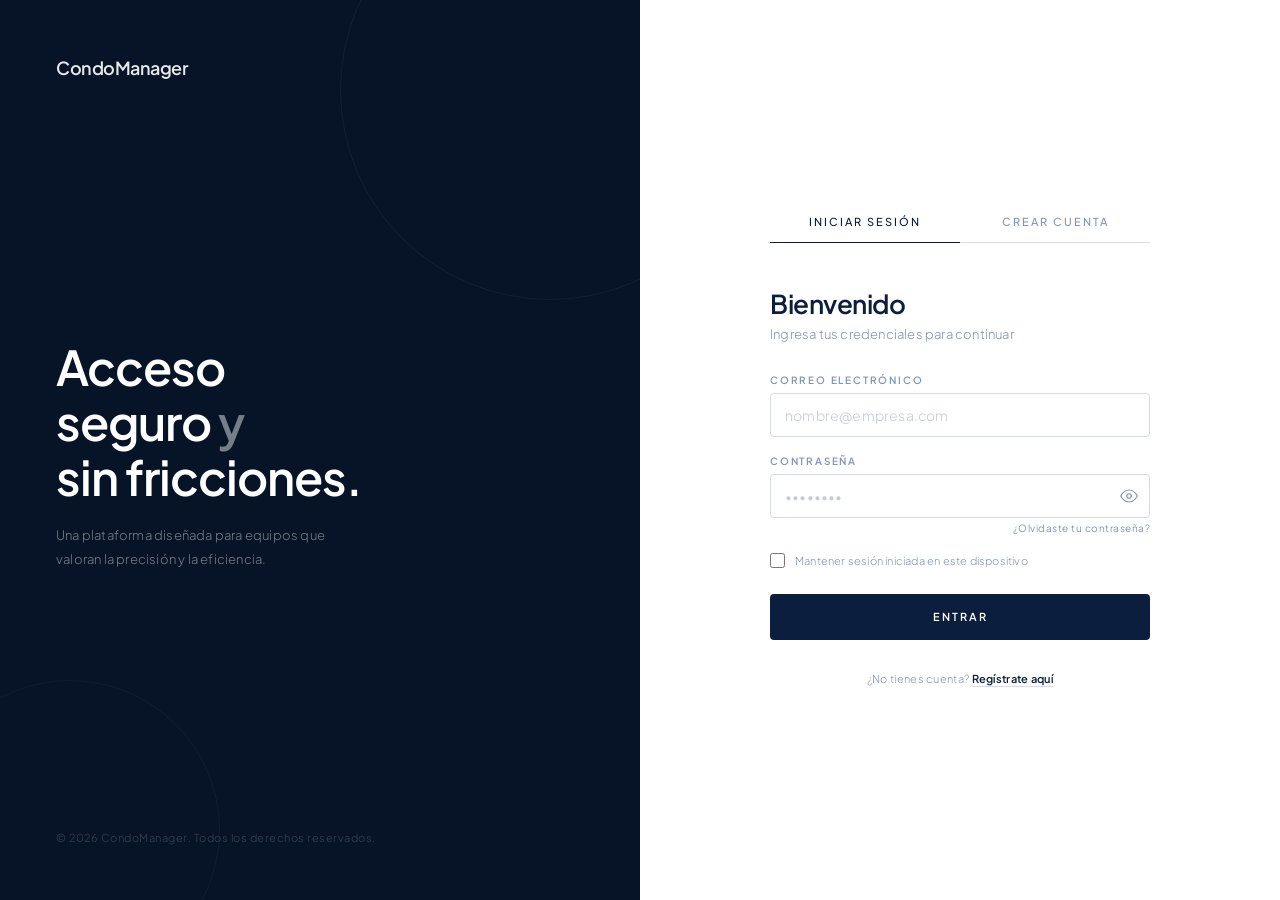
<file: login.html>
<!DOCTYPE html>
<html lang="es">
<head>
<meta charset="UTF-8"/>
<meta name="viewport" content="width=device-width, initial-scale=1.0"/>
<title>Acceso — CondoManager</title>
<link rel="preconnect" href="https://fonts.googleapis.com"/>
<link href="https://fonts.googleapis.com/css2?family=Plus+Jakarta+Sans:wght@300;400;500;600;700&display=swap" rel="stylesheet"/>
<link rel="stylesheet" href="css/login.css"/>
</head>
<body>

<div class="shell">

  <!-- LEFT -->
  <div class="panel-left">
    <a class="brand" href="home.html">
      <span class="brand-name">CondoManager</span>
    </a>
    <div class="panel-copy">
      <h1>Acceso<br>seguro <em>y</em><br>sin fricciones.</h1>
      <p>Una plataforma diseñada para equipos que valoran la precisión y la eficiencia.</p>
    </div>
    <p class="panel-footer">© 2026 CondoManager. Todos los derechos reservados.</p>
  </div>

  <!-- RIGHT -->
  <div class="panel-right">

    <div class="tabs">
      <button class="tab active" id="tab-login" onclick="show('login')">Iniciar sesión</button>
      <button class="tab" id="tab-register" onclick="show('register')">Crear cuenta</button>
    </div>

    <div class="form-wrap">

      <!-- LOGIN -->
      <div class="form visible" id="form-login">
        <p class="form-title">Bienvenido</p>
        <p class="form-sub">Ingresa tus credenciales para continuar</p>

        <div class="field">
          <label>Correo electrónico</label>
          <input type="email" id="login-email" placeholder="nombre@empresa.com"/>
        </div>

        <div class="field">
          <label>Contraseña</label>
          <div style="position:relative;">
            <input type="password" id="login-password" placeholder="••••••••" style="padding-right:40px;"/>
            <button type="button" onclick="togglePwd('login-password',this)" style="position:absolute;right:12px;top:50%;transform:translateY(-50%);background:none;border:none;cursor:pointer;color:#8094b4;padding:0;display:flex;align-items:center;" tabindex="-1">
              <svg xmlns="http://www.w3.org/2000/svg" width="18" height="18" fill="none" viewBox="0 0 24 24" id="eye-login"><path d="M1 12s4-8 11-8 11 8 11 8-4 8-11 8-11-8-11-8z" stroke="currentColor" stroke-width="1.5" stroke-linecap="round"/><circle cx="12" cy="12" r="3" stroke="currentColor" stroke-width="1.5"/></svg>
            </button>
          </div>
          <div class="forgot-wrap"><a class="forgot" href="recuperarcontrasena.html">¿Olvidaste tu contraseña?</a></div>
        </div>

        <div class="check-line">
          <input type="checkbox" id="remember"/>
          <span>Mantener sesión iniciada en este dispositivo</span>
        </div>

        <div id="login-alert" class="alert"></div>
        <button class="btn-primary" onclick="doLogin()">Entrar</button>

        <p class="switch-note">¿No tienes cuenta? <a onclick="show('register')">Regístrate aquí</a></p>
      </div>

      <!-- REGISTER -->
      <div class="form" id="form-register">
        <p class="form-title">Crear cuenta</p>
        <p class="form-sub">Completa tus datos para comenzar</p>

        <div class="row2">
          <div class="field">
            <label>Nombre</label>
            <input type="text" id="reg-nombre" placeholder="Ana"/>
          </div>
          <div class="field">
            <label>Apellido</label>
            <input type="text" id="reg-apellido" placeholder="López"/>
          </div>
        </div>

        <div class="field">
          <label>Correo electrónico</label>
          <input type="email" id="reg-email" placeholder="nombre@empresa.com"/>
        </div>
        
        <div class="field">
          <label>Teléfono</label>
          <input type="tel" id="reg-telefono" placeholder="829-000-0000"/>
        </div>

        <div class="field">
          <label>Contraseña</label>
          <div style="position:relative;">
            <input type="password" id="reg-password" placeholder="Mínimo 8 caracteres" style="padding-right:40px;"/>
            <button type="button" onclick="togglePwd('reg-password',this)" style="position:absolute;right:12px;top:50%;transform:translateY(-50%);background:none;border:none;cursor:pointer;color:#8094b4;padding:0;display:flex;align-items:center;" tabindex="-1">
              <svg xmlns="http://www.w3.org/2000/svg" width="18" height="18" fill="none" viewBox="0 0 24 24" id="eye-reg"><path d="M1 12s4-8 11-8 11 8 11 8-4 8-11 8-11-8-11-8z" stroke="currentColor" stroke-width="1.5" stroke-linecap="round"/><circle cx="12" cy="12" r="3" stroke="currentColor" stroke-width="1.5"/></svg>
            </button>
          </div>
          <p class="field-hint">Usa letras, números y un símbolo para mayor seguridad.</p>
        </div>

        <div class="field">
          <label>Confirmar contraseña</label>
          <input type="password" id="reg-password2" placeholder="Repite tu contraseña"/>
        </div>

        <div class="check-line">
          <input type="checkbox" id="reg-terms"/>
          <span>Acepto los <a href="#">Términos de servicio</a> y la <a href="#">Política de privacidad</a></span>
        </div>

        <div id="register-alert" class="alert"></div>
        <button class="btn-primary" onclick="doRegister()">Crear cuenta</button>

        <p class="switch-note">¿Ya tienes cuenta? <a onclick="show('login')">Inicia sesión</a></p>
      </div>

    </div>
  </div>
</div>

<script src="js/config.js"></script>
<script src="js/login.js"></script>
<script>
function togglePwd(inputId, btn) {
  const input = document.getElementById(inputId);
  const isText = input.type === 'text';
  input.type = isText ? 'password' : 'text';
  const svg = btn.querySelector('svg');
  if (isText) {
    svg.innerHTML = '<path d="M1 12s4-8 11-8 11 8 11 8-4 8-11 8-11-8-11-8z" stroke="currentColor" stroke-width="1.5" stroke-linecap="round"/><circle cx="12" cy="12" r="3" stroke="currentColor" stroke-width="1.5"/>';
  } else {
    svg.innerHTML = '<path d="M17.94 17.94A10.07 10.07 0 0 1 12 20c-7 0-11-8-11-8a18.45 18.45 0 0 1 5.06-5.94M9.9 4.24A9.12 9.12 0 0 1 12 4c7 0 11 8 11 8a18.5 18.5 0 0 1-2.16 3.19m-6.72-1.07a3 3 0 1 1-4.24-4.24" stroke="currentColor" stroke-width="1.5" stroke-linecap="round"/><line x1="1" y1="1" x2="23" y2="23" stroke="currentColor" stroke-width="1.5" stroke-linecap="round"/>';
  }
}
</script>
</body>
</html>
</file>
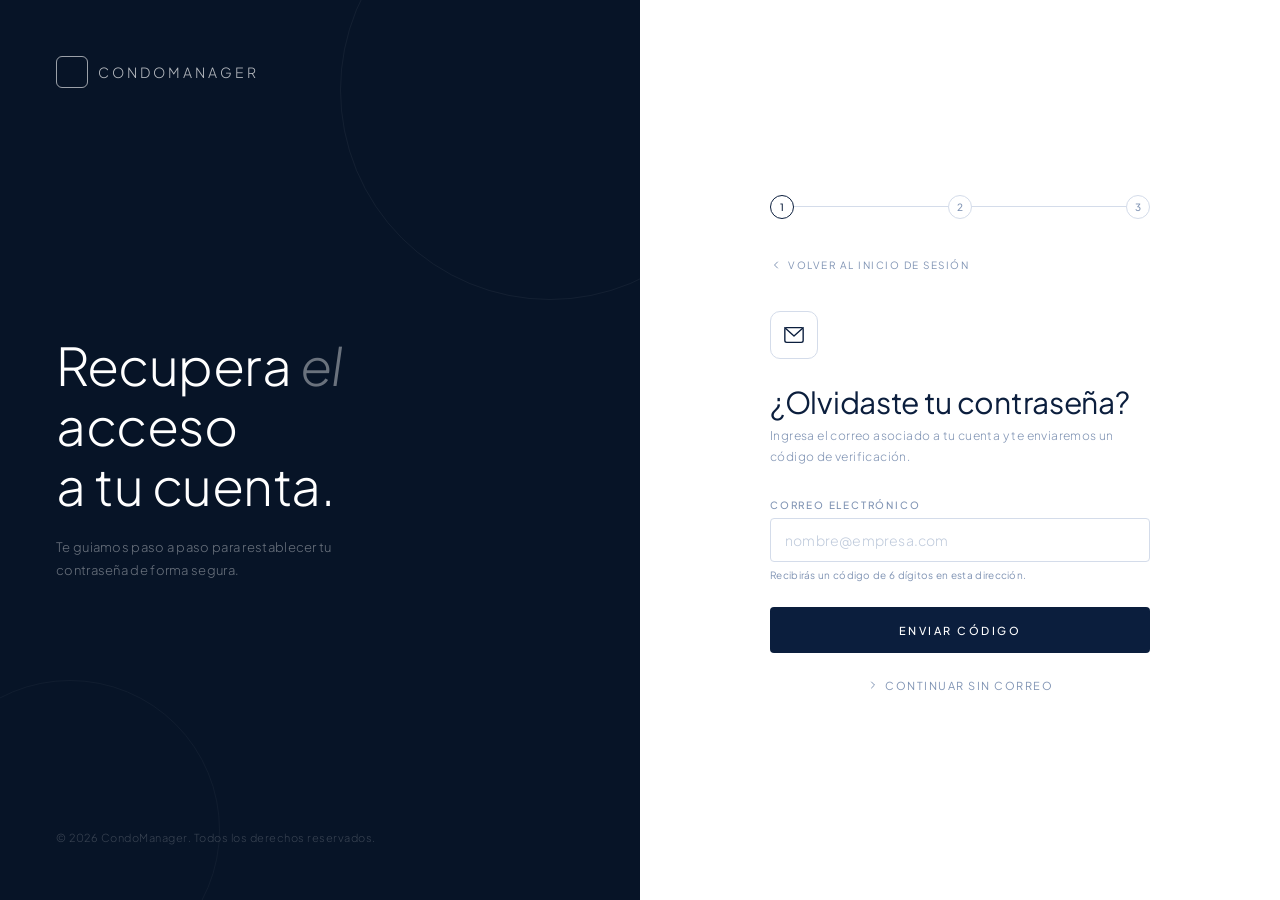
<file: recuperarcontrasena.html>
<!DOCTYPE html>
<html lang="es">
<head>
<meta charset="UTF-8"/>
<meta name="viewport" content="width=device-width, initial-scale=1.0"/>
<title>Recuperar contraseña — Portal</title>
<link rel="preconnect" href="https://fonts.googleapis.com"/>
<link href="https://fonts.googleapis.com/css2?family=Plus+Jakarta+Sans:wght@300;400;500;600;700&display=swap" rel="stylesheet"/>
<style>
  *, *::before, *::after { box-sizing: border-box; margin: 0; padding: 0; }

  :root {
    --navy:      #0b1e3d;
    --navy-deep: #071427;
    --navy-mid:  #152e54;
    --navy-soft: #1e3f6f;
    --accent:    #2a5fc4;
    --white:     #ffffff;
    --off:       #f7f9fc;
    --rule:      #d4dcea;
    --muted:     #8094b4;
    --body-font: 'Plus Jakarta Sans', sans-serif;
    --head-font: 'Plus Jakarta Sans', sans-serif;
  }

  html, body {
    height: 100%;
    font-family: var(--body-font);
    background: var(--off);
    color: var(--navy);
  }

  .shell {
    min-height: 100vh;
    display: grid;
    grid-template-columns: 1fr 1fr;
  }

  /* ── LEFT PANEL ── */
  .panel-left {
    background: var(--navy-deep);
    display: flex;
    flex-direction: column;
    justify-content: space-between;
    padding: 3.5rem;
    position: relative;
    overflow: hidden;
  }
  .panel-left::before {
    content: '';
    position: absolute;
    top: -120px; right: -120px;
    width: 420px; height: 420px;
    border-radius: 50%;
    border: 1px solid rgba(255,255,255,.05);
    pointer-events: none;
  }
  .panel-left::after {
    content: '';
    position: absolute;
    bottom: -80px; left: -80px;
    width: 300px; height: 300px;
    border-radius: 50%;
    border: 1px solid rgba(255,255,255,.04);
    pointer-events: none;
  }

  .brand {
    display: flex;
    align-items: center;
    gap: 10px;
    text-decoration: none;
  }
  .brand-mark {
    width: 32px; height: 32px;
    border: 1.5px solid rgba(255,255,255,.6);
    border-radius: 6px;
    display: flex; align-items: center; justify-content: center;
  }
  .brand-mark span {
    font-family: var(--head-font);
    font-size: 18px; font-weight: 500;
    color: var(--white); line-height: 1;
  }
  .brand-name {
    font-size: 14px; font-weight: 300;
    letter-spacing: 3px; text-transform: uppercase;
    color: rgba(255,255,255,.7);
  }

  .panel-copy { position: relative; z-index: 1; }
  .panel-copy h1 {
    font-family: var(--head-font);
    font-size: 52px; font-weight: 300;
    color: var(--white);
    line-height: 1.15;
    margin-bottom: 1.25rem;
    letter-spacing: -.5px;
  }
  .panel-copy h1 em {
    font-style: italic;
    color: rgba(255,255,255,.4);
  }
  .panel-copy p {
    font-size: 13px; font-weight: 300;
    color: rgba(255,255,255,.4);
    line-height: 1.8; max-width: 280px;
    letter-spacing: .3px;
  }

  .panel-footer {
    font-size: 11px; font-weight: 300;
    color: rgba(255,255,255,.2);
    letter-spacing: .5px;
    position: relative; z-index: 1;
  }

  /* ── RIGHT PANEL ── */
  .panel-right {
    display: flex;
    flex-direction: column;
    justify-content: center;
    align-items: center;
    padding: 3.5rem 2rem;
    background: var(--white);
  }

  .form-wrap {
    width: 100%;
    max-width: 380px;
  }

  /* ── STEPS ── */
  .step { display: none; animation: fadeUp .35s ease both; }
  .step.visible { display: block; }
  @keyframes fadeUp {
    from { opacity: 0; transform: translateY(10px); }
    to   { opacity: 1; transform: translateY(0); }
  }

  /* ── STEP INDICATOR ── */
  .step-indicator {
    display: flex;
    align-items: center;
    gap: 0;
    margin-bottom: 2.5rem;
  }
  .step-dot {
    width: 24px; height: 24px;
    border-radius: 50%;
    border: 1px solid var(--rule);
    background: var(--white);
    display: flex; align-items: center; justify-content: center;
    font-size: 10px; font-weight: 500;
    color: var(--muted);
    letter-spacing: 0;
    transition: all .3s;
    flex-shrink: 0;
  }
  .step-dot.done {
    background: var(--navy);
    border-color: var(--navy);
    color: var(--white);
  }
  .step-dot.active {
    border-color: var(--navy);
    color: var(--navy);
    font-weight: 500;
  }
  .step-line {
    flex: 1;
    height: 1px;
    background: var(--rule);
    position: relative;
    overflow: hidden;
  }
  .step-line-fill {
    position: absolute;
    top: 0; left: 0;
    height: 100%;
    width: 0%;
    background: var(--navy);
    transition: width .4s cubic-bezier(.4,0,.2,1);
  }

  /* ── TYPOGRAPHY ── */
  .form-label {
    font-size: 10px; font-weight: 500;
    letter-spacing: 1.8px; text-transform: uppercase;
    color: var(--muted); margin-bottom: 4px;
    display: block;
  }
  .form-title {
    font-family: var(--head-font);
    font-size: 30px; font-weight: 400;
    color: var(--navy);
    margin-bottom: .35rem;
    letter-spacing: -.3px;
  }
  .form-sub {
    font-size: 12px; font-weight: 300;
    color: var(--muted); letter-spacing: .4px;
    line-height: 1.7;
    margin-bottom: 2rem;
  }
  .form-sub strong {
    color: var(--navy); font-weight: 500;
  }

  /* ── ICON BADGE ── */
  .icon-badge {
    width: 48px; height: 48px;
    border: 1px solid var(--rule);
    border-radius: 10px;
    display: flex; align-items: center; justify-content: center;
    margin-bottom: 1.5rem;
  }
  .icon-badge svg {
    width: 22px; height: 22px;
    stroke: var(--navy); fill: none;
    stroke-width: 1.5; stroke-linecap: round; stroke-linejoin: round;
  }

  /* ── FIELDS ── */
  .field { margin-bottom: 1.15rem; }
  .field label {
    display: block;
    font-size: 10px; font-weight: 500;
    letter-spacing: 1.8px; text-transform: uppercase;
    color: var(--muted); margin-bottom: 7px;
  }
  .field input {
    display: block; width: 100%; height: 44px;
    padding: 0 14px;
    border: 1px solid var(--rule);
    border-radius: 4px;
    font-family: var(--body-font);
    font-size: 14px; font-weight: 300;
    color: var(--navy);
    background: var(--white);
    outline: none;
    transition: border-color .2s, box-shadow .2s;
    letter-spacing: .2px;
  }
  .field input::placeholder { color: #c0cbdc; }
  .field input:focus {
    border-color: var(--navy-soft);
    box-shadow: 0 0 0 3px rgba(42,95,196,.08);
  }
  .field-hint {
    font-size: 10px; color: var(--muted);
    margin-top: 5px; letter-spacing: .3px;
    line-height: 1.6;
  }

  /* ── OTP INPUT ── */
  .otp-row {
    display: flex;
    gap: 10px;
    margin-bottom: 1.5rem;
  }
  .otp-row input {
    flex: 1;
    height: 52px;
    border: 1px solid var(--rule);
    border-radius: 4px;
    text-align: center;
    font-family: var(--head-font);
    font-size: 24px; font-weight: 400;
    color: var(--navy);
    background: var(--white);
    outline: none;
    transition: border-color .2s, box-shadow .2s;
    caret-color: var(--navy);
  }
  .otp-row input:focus {
    border-color: var(--navy);
    box-shadow: 0 0 0 3px rgba(42,95,196,.08);
  }

  /* ── PASSWORD STRENGTH ── */
  .strength-wrap { margin-top: 6px; }
  .strength-bars {
    display: flex; gap: 4px; margin-bottom: 4px;
  }
  .bar {
    flex: 1; height: 2px;
    border-radius: 2px;
    background: var(--rule);
    transition: background .3s;
  }
  .bar.lit-weak   { background: #d94f4f; }
  .bar.lit-fair   { background: #e5a020; }
  .bar.lit-good   { background: #2a8a5f; }
  .bar.lit-strong { background: #1a5c40; }
  .strength-text {
    font-size: 10px; color: var(--muted);
    letter-spacing: .4px;
  }

  /* ── BUTTON ── */
  .btn-primary {
    display: block; width: 100%; height: 46px;
    background: var(--navy); border: none;
    border-radius: 4px;
    font-family: var(--body-font);
    font-size: 11px; font-weight: 500;
    letter-spacing: 2.5px; text-transform: uppercase;
    color: var(--white); cursor: pointer;
    transition: background .2s, transform .15s;
    margin-top: 1.5rem;
  }
  .btn-primary:hover { background: var(--navy-soft); }
  .btn-primary:active { transform: scale(.99); }

  .btn-ghost {
    display: flex; align-items: center; justify-content: center;
    gap: 6px;
    width: 100%; height: 40px;
    background: none; border: none;
    font-family: var(--body-font);
    font-size: 11px; font-weight: 400;
    letter-spacing: 1.5px; text-transform: uppercase;
    color: var(--muted); cursor: pointer;
    margin-top: .75rem;
    transition: color .2s;
  }
  .btn-ghost:hover { color: var(--navy); }
  .btn-ghost svg {
    width: 12px; height: 12px;
    stroke: currentColor; fill: none;
    stroke-width: 2; stroke-linecap: round; stroke-linejoin: round;
    flex-shrink: 0;
  }

  /* ── SUCCESS ── */
  .success-icon {
    width: 56px; height: 56px;
    border-radius: 50%;
    border: 1px solid var(--rule);
    display: flex; align-items: center; justify-content: center;
    margin: 0 auto 1.5rem;
  }
  .success-icon svg {
    width: 24px; height: 24px;
    stroke: var(--navy); fill: none;
    stroke-width: 1.5; stroke-linecap: round; stroke-linejoin: round;
  }

  /* ── BACK LINK ── */
  .back-link {
    display: flex; align-items: center; gap: 6px;
    font-size: 10px; font-weight: 400;
    letter-spacing: 1.5px; text-transform: uppercase;
    color: var(--muted); text-decoration: none;
    margin-bottom: 2.5rem;
    cursor: pointer;
    transition: color .2s;
    width: fit-content;
  }
  .back-link svg {
    width: 12px; height: 12px;
    stroke: currentColor; fill: none;
    stroke-width: 2; stroke-linecap: round; stroke-linejoin: round;
  }
  .back-link:hover { color: var(--navy); }

  /* ── RESEND ── */
  .resend {
    text-align: center;
    margin-top: 1.25rem;
    font-size: 11px; font-weight: 300;
    color: var(--muted); letter-spacing: .3px;
  }
  .resend a {
    color: var(--navy); text-decoration: none;
    font-weight: 500;
    border-bottom: 1px solid var(--rule);
    padding-bottom: 1px; cursor: pointer;
    transition: border-color .2s;
  }
  .resend a:hover { border-color: var(--navy); }

  /* ── RESPONSIVE ── */

  /* Tablet landscape / small desktop */
  @media (max-width: 1024px) {
    .panel-left { padding: 2.5rem; }
    .panel-copy h1 { font-size: 42px; }
    .panel-right { padding: 3rem 1.75rem; }
  }

  /* Tablet portrait — collapse to single column, show mini header */
  @media (max-width: 760px) {
    .shell {
      grid-template-columns: 1fr;
      grid-template-rows: auto 1fr;
    }
    .panel-left {
      min-height: auto;
      padding: 1.5rem 1.5rem 2rem;
      flex-direction: row;
      align-items: center;
      justify-content: space-between;
    }
    .panel-left::before,
    .panel-left::after { display: none; }
    .panel-copy,
    .panel-footer { display: none; }
    .panel-right {
      padding: 2.5rem 1.5rem 3rem;
      justify-content: flex-start;
      min-height: auto;
    }
    .form-wrap { max-width: 100%; }
    .step-indicator { margin-bottom: 2rem; }
    .form-title { font-size: 26px; }
    .otp-row { gap: 7px; }
    .otp-row input { height: 48px; font-size: 20px; }
    .back-link { margin-bottom: 2rem; }
  }

  /* Mobile — small phones */
  @media (max-width: 480px) {
    .panel-left { padding: 1.25rem; }
    .panel-right { padding: 2rem 1.25rem 2.5rem; }
    .form-title { font-size: 24px; }
    .form-sub { font-size: 12px; margin-bottom: 1.5rem; }
    .field input { height: 46px; font-size: 16px; } /* 16px prevents iOS zoom */
    .btn-primary { height: 50px; font-size: 12px; }
    .otp-row { gap: 6px; }
    .otp-row input { height: 46px; font-size: 18px; border-radius: 6px; }
    .step-indicator { margin-bottom: 1.75rem; }
    .icon-badge { margin-bottom: 1.25rem; }
  }

  /* Very small phones */
  @media (max-width: 360px) {
    .panel-right { padding: 1.75rem 1rem 2rem; }
    .otp-row { gap: 4px; }
    .otp-row input { height: 42px; font-size: 16px; }
    .brand-name { display: none; }
  }
</style>
</head>
<body>

<div class="shell">

  <!-- LEFT -->
  <div class="panel-left">
    <a class="brand" href="#">
      <div class="brand-mark"><span></span></div>
      <span class="brand-name">CondoManager</span>
    </a>
    <div class="panel-copy">
      <h1>Recupera <em>el</em><br/>acceso<br/>a tu cuenta.</h1>
      <p>Te guiamos paso a paso para restablecer tu contraseña de forma segura.</p>
    </div>
    <p class="panel-footer">© 2026 CondoManager. Todos los derechos reservados.</p>
  </div>

  <!-- RIGHT -->
  <div class="panel-right">
    <div class="form-wrap">

      <!-- STEP INDICATOR -->
      <div class="step-indicator">
        <div class="step-dot active" id="dot-1">1</div>
        <div class="step-line">
          <div class="step-line-fill" id="line-1"></div>
        </div>
        <div class="step-dot" id="dot-2">2</div>
        <div class="step-line">
          <div class="step-line-fill" id="line-2"></div>
        </div>
        <div class="step-dot" id="dot-3">3</div>
      </div>

      <!-- STEP 1: EMAIL -->
      <div class="step visible" id="step-1">
        <a class="back-link" href="login.html">
          <svg viewBox="0 0 24 24"><polyline points="15 18 9 12 15 6"/></svg>
          Volver al inicio de sesión
        </a>
        <div class="icon-badge">
          <svg viewBox="0 0 24 24"><rect x="2" y="4" width="20" height="16" rx="2"/><polyline points="2,4 12,13 22,4"/></svg>
        </div>
        <p class="form-title">¿Olvidaste tu contraseña?</p>
        <p class="form-sub">Ingresa el correo asociado a tu cuenta y te enviaremos un código de verificación.</p>

        <div class="field">
          <label>Correo electrónico</label>
          <input type="email" id="email-input" placeholder="nombre@empresa.com"/>
          <p class="field-hint">Recibirás un código de 6 dígitos en esta dirección.</p>
        </div>

        <button class="btn-primary" onclick="goStep(2)">Enviar código</button>
        <button class="btn-ghost" onclick="goStep(2)">
          <svg viewBox="0 0 24 24"><polyline points="9 18 15 12 9 6"/></svg>
          Continuar sin correo
        </button>
      </div>

      <!-- STEP 2: OTP -->
      <div class="step" id="step-2">
        <div class="icon-badge">
          <svg viewBox="0 0 24 24"><rect x="5" y="2" width="14" height="20" rx="2"/><line x1="12" y1="18" x2="12.01" y2="18" stroke-width="2"/></svg>
        </div>
        <p class="form-title">Verifica tu identidad</p>
        <p class="form-sub">Ingresa el código de 6 dígitos enviado a <strong id="email-display">tu correo</strong>.</p>

        <div class="otp-row">
          <input type="text" maxlength="1" class="otp-cell" inputmode="numeric"/>
          <input type="text" maxlength="1" class="otp-cell" inputmode="numeric"/>
          <input type="text" maxlength="1" class="otp-cell" inputmode="numeric"/>
          <input type="text" maxlength="1" class="otp-cell" inputmode="numeric"/>
          <input type="text" maxlength="1" class="otp-cell" inputmode="numeric"/>
          <input type="text" maxlength="1" class="otp-cell" inputmode="numeric"/>
        </div>

        <button class="btn-primary" onclick="goStep(3)">Verificar código</button>

        <p class="resend">¿No recibiste el correo? <a onclick="void(0)">Reenviar código</a></p>
        <button class="btn-ghost" onclick="goStep(1)">
          <svg viewBox="0 0 24 24"><polyline points="15 18 9 12 15 6"/></svg>
          Volver
        </button>
      </div>

      <!-- STEP 3: NEW PASSWORD -->
      <div class="step" id="step-3">
        <div class="icon-badge">
          <svg viewBox="0 0 24 24"><rect x="3" y="11" width="18" height="11" rx="2"/><path d="M7 11V7a5 5 0 0 1 10 0v4"/></svg>
        </div>
        <p class="form-title">Nueva contraseña</p>
        <p class="form-sub">Elige una contraseña segura. No podrá ser igual a las últimas 3 utilizadas.</p>

        <div class="field">
          <label>Nueva contraseña</label>
          <input type="password" id="pwd-input" placeholder="Mínimo 8 caracteres" oninput="checkStrength(this.value)"/>
          <div class="strength-wrap">
            <div class="strength-bars">
              <div class="bar" id="bar-1"></div>
              <div class="bar" id="bar-2"></div>
              <div class="bar" id="bar-3"></div>
              <div class="bar" id="bar-4"></div>
            </div>
            <span class="strength-text" id="strength-label">Introduce una contraseña</span>
          </div>
        </div>

        <div class="field">
          <label>Confirmar contraseña</label>
          <input type="password" placeholder="Repite la contraseña"/>
          <p class="field-hint">Ambas contraseñas deben coincidir.</p>
        </div>

        <button class="btn-primary" onclick="goStep(4)">Guardar contraseña</button>
        <button class="btn-ghost" onclick="goStep(2)">
          <svg viewBox="0 0 24 24"><polyline points="15 18 9 12 15 6"/></svg>
          Volver
        </button>
      </div>

      <!-- STEP 4: SUCCESS -->
      <div class="step" id="step-4">
        <div class="success-icon">
          <svg viewBox="0 0 24 24"><polyline points="20 6 9 17 4 12"/></svg>
        </div>
        <p class="form-title" style="text-align:center">Contraseña restablecida</p>
        <p class="form-sub" style="text-align:center;max-width:280px;margin-left:auto;margin-right:auto;">
          Tu contraseña ha sido actualizada correctamente. Ya puedes iniciar sesión con tus nuevas credenciales.
        </p>
        <button class="btn-primary" onclick="window.location.href='login.html'">Ir a iniciar sesión</button>
      </div>

    </div>
  </div>
</div>

<script>
  function goStep(n) {
    document.querySelectorAll('.step').forEach(s => s.classList.remove('visible'));
    const s = document.getElementById('step-' + n);
    s.classList.remove('visible');
    void s.offsetWidth;
    s.classList.add('visible');

    // email display
    const email = document.getElementById('email-input').value || 'tu correo';
    const disp = document.getElementById('email-display');
    if (disp) disp.textContent = email;

    // dots & lines
    for (let i = 1; i <= 3; i++) {
      const dot = document.getElementById('dot-' + i);
      dot.classList.remove('active', 'done');
      if (i < n) dot.classList.add('done');
      else if (i === n && n <= 3) dot.classList.add('active');
    }
    for (let i = 1; i <= 2; i++) {
      const fill = document.getElementById('line-' + i);
      fill.style.width = i < n ? '100%' : '0%';
    }
  }

  // OTP auto-advance
  document.querySelectorAll('.otp-cell').forEach((cell, idx, cells) => {
    cell.addEventListener('input', () => {
      if (cell.value && idx < cells.length - 1) cells[idx + 1].focus();
    });
    cell.addEventListener('keydown', e => {
      if (e.key === 'Backspace' && !cell.value && idx > 0) cells[idx - 1].focus();
    });
  });

  // Password strength
  function checkStrength(v) {
    const bars = [1,2,3,4].map(i => document.getElementById('bar-' + i));
    const label = document.getElementById('strength-label');
    const classes = ['lit-weak','lit-fair','lit-good','lit-strong'];
    bars.forEach(b => { b.className = 'bar'; });

    let score = 0;
    if (v.length >= 8) score++;
    if (/[A-Z]/.test(v)) score++;
    if (/[0-9]/.test(v)) score++;
    if (/[^A-Za-z0-9]/.test(v)) score++;

    const labels = ['Muy débil', 'Débil', 'Aceptable', 'Segura'];
    if (!v) { label.textContent = 'Introduce una contraseña'; return; }
    for (let i = 0; i < score; i++) bars[i].classList.add(classes[score - 1]);
    label.textContent = labels[score - 1] || 'Introduce una contraseña';
  }
</script>

</body>
</html>
</file>
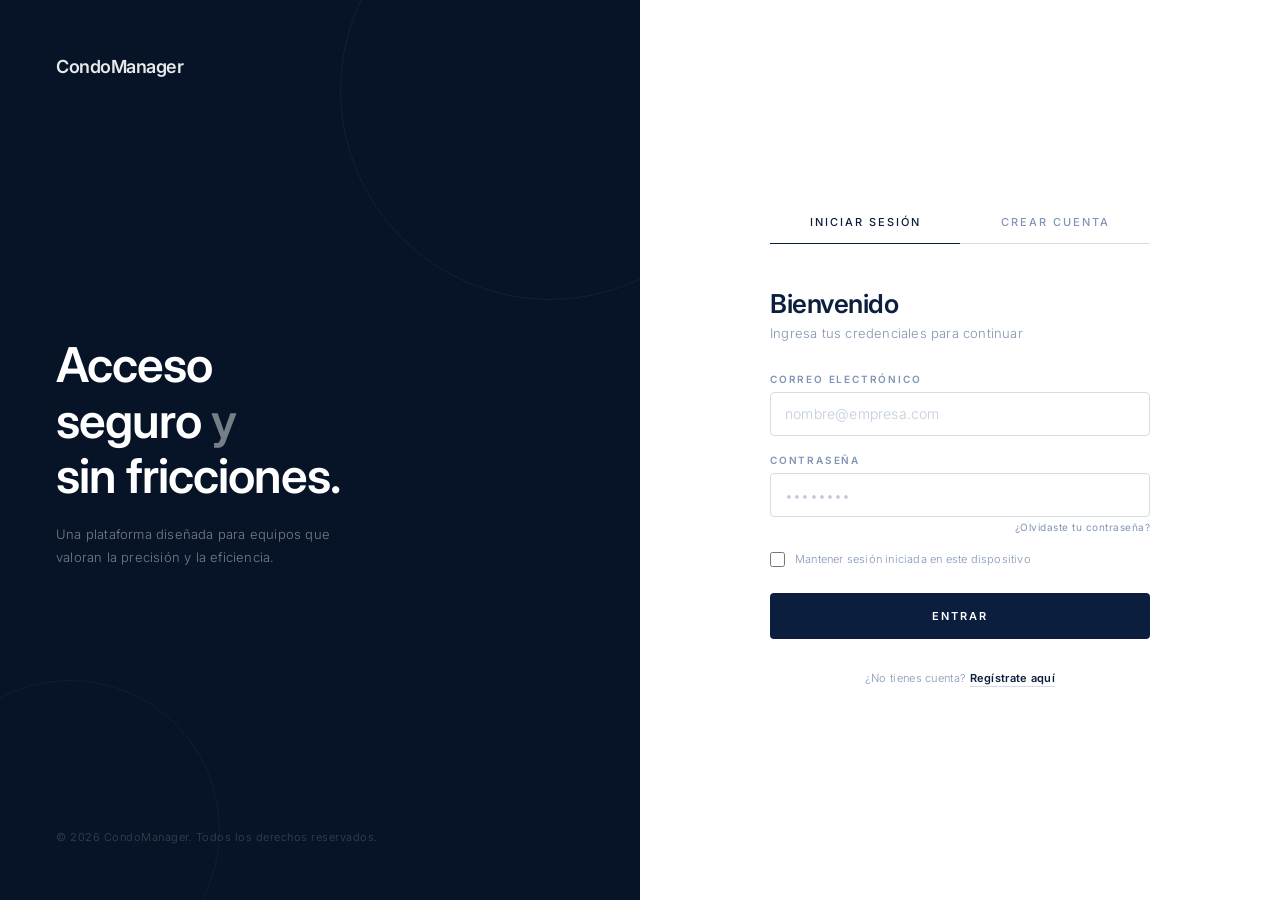
<file: trabajo final margarita-jose luis/Login.html>
<!DOCTYPE html>
<html lang="es">
<head>
<meta charset="UTF-8"/>
<meta name="viewport" content="width=device-width, initial-scale=1.0"/>
<title>Acceso — CondoManager</title>
<link rel="preconnect" href="https://fonts.googleapis.com"/>
<link href="https://fonts.googleapis.com/css2?family=Inter:wght@300;400;500;600&display=swap" rel="stylesheet"/>
<link rel="stylesheet" href="login.css"/>
</head>
<body>

<div class="shell">

  <!-- LEFT -->
  <div class="panel-left">
    <a class="brand" href="home.html">
      <span class="brand-name">CondoManager</span>
    </a>
    <div class="panel-copy">
      <h1>Acceso<br>seguro <em>y</em><br>sin fricciones.</h1>
      <p>Una plataforma diseñada para equipos que valoran la precisión y la eficiencia.</p>
    </div>
    <p class="panel-footer">© 2026 CondoManager. Todos los derechos reservados.</p>
  </div>

  <!-- RIGHT -->
  <div class="panel-right">

    <div class="tabs">
      <button class="tab active" id="tab-login" onclick="show('login')">Iniciar sesión</button>
      <button class="tab" id="tab-register" onclick="show('register')">Crear cuenta</button>
    </div>

    <div class="form-wrap">

      <!-- LOGIN -->
      <div class="form visible" id="form-login">
        <p class="form-title">Bienvenido</p>
        <p class="form-sub">Ingresa tus credenciales para continuar</p>

        <div class="field">
          <label>Correo electrónico</label>
          <input type="email" id="login-email" placeholder="nombre@empresa.com"/>
        </div>

        <div class="field">
          <label>Contraseña</label>
          <input type="password" id="login-password" placeholder="••••••••"/>
          <div class="forgot-wrap"><a class="forgot" href="recuperarcontrasena.html">¿Olvidaste tu contraseña?</a></div>
        </div>

        <div class="check-line">
          <input type="checkbox" id="remember"/>
          <span>Mantener sesión iniciada en este dispositivo</span>
        </div>

        <div id="login-alert" class="alert"></div>
        <button class="btn-primary" onclick="doLogin()">Entrar</button>

        <p class="switch-note">¿No tienes cuenta? <a onclick="show('register')">Regístrate aquí</a></p>
      </div>

      <!-- REGISTER -->
      <div class="form" id="form-register">
        <p class="form-title">Crear cuenta</p>
        <p class="form-sub">Completa tus datos para comenzar</p>

        <div class="row2">
          <div class="field">
            <label>Nombre</label>
            <input type="text" id="reg-nombre" placeholder="Ana"/>
          </div>
          <div class="field">
            <label>Apellido</label>
            <input type="text" id="reg-apellido" placeholder="López"/>
          </div>
        </div>

        <div class="field">
          <label>Correo electrónico</label>
          <input type="email" id="reg-email" placeholder="nombre@empresa.com"/>
        </div>
        
        <div class="field">
          <label>Teléfono</label>
          <input type="tel" id="reg-telefono" placeholder="829-000-0000"/>
        </div>

        <div class="field">
          <label>Contraseña</label>
          <input type="password" id="reg-password" placeholder="Mínimo 8 caracteres"/>
          <p class="field-hint">Usa letras, números y un símbolo para mayor seguridad.</p>
        </div>

        <div class="field">
          <label>Confirmar contraseña</label>
          <input type="password" id="reg-password2" placeholder="Repite tu contraseña"/>
        </div>

        <div class="check-line">
          <input type="checkbox" id="reg-terms"/>
          <span>Acepto los <a href="#">Términos de servicio</a> y la <a href="#">Política de privacidad</a></span>
        </div>

        <div id="register-alert" class="alert"></div>
        <button class="btn-primary" onclick="doRegister()">Crear cuenta</button>

        <p class="switch-note">¿Ya tienes cuenta? <a onclick="show('login')">Inicia sesión</a></p>
      </div>

    </div>
  </div>
</div>

<script src="login.js"></script>
</body>
</html>
</file>
<file: css/login.css>
/* ═══════════════════════════════════════════════════
   login.css — CondoManager Login / Register Styles
   ═══════════════════════════════════════════════════ */

*, *::before, *::after { box-sizing: border-box; margin: 0; padding: 0; }

:root {
  --navy:       #0b1e3d;
  --navy-deep:  #071427;
  --navy-mid:   #152e54;
  --navy-soft:  #1e3f6f;
  --accent:     #1e40af;
  --white:      #ffffff;
  --off:        #f7f9fc;
  --rule:       #d4dcea;
  --muted:      #8094b4;
  --body-font:  'Plus Jakarta Sans', sans-serif;
}

html, body { height: 100%; font-family: 'Plus Jakarta Sans', sans-serif; background: var(--off); color: var(--navy); }

/* ── Layout ── */
.shell { min-height: 100vh; display: grid; grid-template-columns: 1fr 1fr; }

/* ── Left Panel ── */
.panel-left { background: var(--navy-deep); display: flex; flex-direction: column; justify-content: space-between; padding: 3.5rem; position: relative; overflow: hidden; }
.panel-left::before { content: ''; position: absolute; top: -120px; right: -120px; width: 420px; height: 420px; border-radius: 50%; border: 1px solid rgba(255,255,255,.05); }
.panel-left::after  { content: ''; position: absolute; bottom: -80px; left: -80px; width: 300px; height: 300px; border-radius: 50%; border: 1px solid rgba(255,255,255,.04); }
.brand { display: flex; align-items: center; gap: 10px; text-decoration: none; }
.brand-name { font-family: var(--body-font); font-size: 18px; font-weight: 600; letter-spacing: -0.5px; color: rgba(255,255,255,.9); }
.panel-copy { position: relative; z-index: 1; }
.panel-copy h1 { font-family: var(--body-font); font-size: 48px; font-weight: 600; color: var(--white); line-height: 1.15; margin-bottom: 1.25rem; letter-spacing: -1px; }
.panel-copy h1 em { font-style: normal; color: rgba(255,255,255,.45); }
.panel-copy p { font-size: 13px; font-weight: 300; color: rgba(255,255,255,.45); line-height: 1.8; max-width: 280px; letter-spacing: .2px; }
.panel-footer { font-size: 11px; font-weight: 300; color: rgba(255,255,255,.2); letter-spacing: .5px; position: relative; z-index: 1; }

/* ── Right Panel ── */
.panel-right { display: flex; flex-direction: column; justify-content: center; align-items: center; padding: 3.5rem 2rem; background: var(--white); }

/* ── Tabs ── */
.tabs { display: flex; gap: 0; margin-bottom: 2.75rem; border-bottom: 1px solid var(--rule); width: 100%; max-width: 380px; }
.tab { flex: 1; background: none; border: none; padding: 0 0 14px; font-family: var(--body-font); font-size: 11px; font-weight: 500; letter-spacing: 2px; text-transform: uppercase; color: var(--muted); cursor: pointer; position: relative; transition: color .2s; }
.tab::after { content: ''; position: absolute; bottom: -1px; left: 0; width: 0; height: 1.5px; background: var(--navy); transition: width .3s cubic-bezier(.4,0,.2,1); }
.tab.active { color: var(--navy); }
.tab.active::after { width: 100%; }

/* ── Forms ── */
.form-wrap { width: 100%; max-width: 380px; }
.form { display: none; animation: fadeUp .35s ease both; }
.form.visible { display: block; }
@keyframes fadeUp { from { opacity: 0; transform: translateY(10px); } to { opacity: 1; transform: translateY(0); } }
.form-title { font-family: var(--body-font); font-size: 26px; font-weight: 600; color: var(--navy); margin-bottom: .35rem; letter-spacing: -.5px; }
.form-sub { font-size: 13px; font-weight: 300; color: var(--muted); letter-spacing: .2px; margin-bottom: 2rem; }

.field { margin-bottom: 1.15rem; }
.field label { display: block; font-size: 10px; font-weight: 600; letter-spacing: 1.8px; text-transform: uppercase; color: var(--muted); margin-bottom: 7px; }
.field input { display: block; width: 100%; height: 44px; padding: 0 14px; border: 1px solid var(--rule); border-radius: 4px; font-family: var(--body-font); font-size: 14px; font-weight: 300; color: var(--navy); background: var(--white); outline: none; transition: border-color .2s, box-shadow .2s; letter-spacing: .2px; }
.field input::placeholder { color: #c0cbdc; }
.field input:focus { border-color: var(--navy-soft); box-shadow: 0 0 0 3px rgba(30,64,175,.08); }

.row2 { display: grid; grid-template-columns: 1fr 1fr; gap: 12px; }
.field-hint { font-size: 10px; color: var(--muted); margin-top: 5px; letter-spacing: .3px; }

.check-line { display: flex; align-items: flex-start; gap: 10px; margin: 1rem 0; }
.check-line input[type=checkbox] { width: 15px; height: 15px; margin-top: 1px; accent-color: var(--navy); flex-shrink: 0; }
.check-line span { font-size: 11px; font-weight: 300; color: var(--muted); line-height: 1.6; letter-spacing: .2px; }
.check-line a { color: var(--navy); text-decoration: underline; text-underline-offset: 2px; }

.btn-primary { display: block; width: 100%; height: 46px; background: var(--navy); border: none; border-radius: 4px; font-family: var(--body-font); font-size: 11px; font-weight: 600; letter-spacing: 2px; text-transform: uppercase; color: var(--white); cursor: pointer; transition: background .2s, transform .15s; margin-top: 1.5rem; }
.btn-primary:hover  { background: var(--navy-soft); }
.btn-primary:active { transform: scale(.99); }

.forgot-wrap { display: flex; justify-content: flex-end; margin-top: 4px; }
.forgot { font-size: 10px; font-weight: 400; color: var(--muted); text-decoration: none; letter-spacing: .5px; transition: color .2s; }
.forgot:hover { color: var(--navy); }

.switch-note { margin-top: 2rem; font-size: 11px; font-weight: 300; color: var(--muted); text-align: center; letter-spacing: .3px; }
.switch-note a { color: var(--navy); text-decoration: none; font-weight: 600; border-bottom: 1px solid var(--rule); padding-bottom: 1px; cursor: pointer; transition: border-color .2s; }
.switch-note a:hover { border-color: var(--navy); }

/* ── Alert ── */
.alert { padding: 10px 14px; border-radius: 4px; font-size: 12px; font-weight: 400; margin-top: 1rem; display: none; letter-spacing: .2px; }
.alert.error   { background: #fef2f2; color: #b91c1c; border: 1px solid #fecaca; display: block; }
.alert.success { background: #f0fdf4; color: #15803d; border: 1px solid #bbf7d0; display: block; }

/* ── Responsive ── */
@media (max-width: 1024px) {
  .panel-left { padding: 2.5rem; }
  .panel-copy h1 { font-size: 38px; }
  .panel-right { padding: 3rem 1.75rem; }
}
@media (max-width: 760px) {
  .shell { grid-template-columns: 1fr; grid-template-rows: auto 1fr; }
  .panel-left { min-height: auto; padding: 1.5rem; flex-direction: row; align-items: center; justify-content: space-between; }
  .panel-left::before, .panel-left::after { display: none; }
  .panel-copy, .panel-footer { display: none; }
  .panel-right { padding: 2.5rem 1.5rem 3rem; justify-content: flex-start; }
  .form-wrap, .tabs { max-width: 100%; }
}
@media (max-width: 480px) {
  .panel-left { padding: 1.25rem; }
  .panel-right { padding: 2rem 1.25rem 2.5rem; }
  .form-title { font-size: 22px; }
  .field input { height: 46px; font-size: 16px; }
  .btn-primary { height: 50px; font-size: 12px; }
}
@media (max-width: 360px) {
  .panel-right { padding: 1.75rem 1rem 2rem; }
  .brand-name { letter-spacing: 0; }
  .row2 { grid-template-columns: 1fr; }
}
</file>
<file: trabajo final margarita-jose luis/login.css>
/* ═══════════════════════════════════════════════════
   login.css — CondoManager Login / Register Styles
   ═══════════════════════════════════════════════════ */

*, *::before, *::after { box-sizing: border-box; margin: 0; padding: 0; }

:root {
  --navy:       #0b1e3d;
  --navy-deep:  #071427;
  --navy-mid:   #152e54;
  --navy-soft:  #1e3f6f;
  --accent:     #1e40af;
  --white:      #ffffff;
  --off:        #f7f9fc;
  --rule:       #d4dcea;
  --muted:      #8094b4;
  --body-font:  'Inter', sans-serif;
}

html, body { height: 100%; font-family: var(--body-font); background: var(--off); color: var(--navy); }

/* ── Layout ── */
.shell { min-height: 100vh; display: grid; grid-template-columns: 1fr 1fr; }

/* ── Left Panel ── */
.panel-left { background: var(--navy-deep); display: flex; flex-direction: column; justify-content: space-between; padding: 3.5rem; position: relative; overflow: hidden; }
.panel-left::before { content: ''; position: absolute; top: -120px; right: -120px; width: 420px; height: 420px; border-radius: 50%; border: 1px solid rgba(255,255,255,.05); }
.panel-left::after  { content: ''; position: absolute; bottom: -80px; left: -80px; width: 300px; height: 300px; border-radius: 50%; border: 1px solid rgba(255,255,255,.04); }
.brand { display: flex; align-items: center; gap: 10px; text-decoration: none; }
.brand-name { font-family: var(--body-font); font-size: 18px; font-weight: 600; letter-spacing: -0.5px; color: rgba(255,255,255,.9); }
.panel-copy { position: relative; z-index: 1; }
.panel-copy h1 { font-family: var(--body-font); font-size: 48px; font-weight: 600; color: var(--white); line-height: 1.15; margin-bottom: 1.25rem; letter-spacing: -1px; }
.panel-copy h1 em { font-style: normal; color: rgba(255,255,255,.45); }
.panel-copy p { font-size: 13px; font-weight: 300; color: rgba(255,255,255,.45); line-height: 1.8; max-width: 280px; letter-spacing: .2px; }
.panel-footer { font-size: 11px; font-weight: 300; color: rgba(255,255,255,.2); letter-spacing: .5px; position: relative; z-index: 1; }

/* ── Right Panel ── */
.panel-right { display: flex; flex-direction: column; justify-content: center; align-items: center; padding: 3.5rem 2rem; background: var(--white); }

/* ── Tabs ── */
.tabs { display: flex; gap: 0; margin-bottom: 2.75rem; border-bottom: 1px solid var(--rule); width: 100%; max-width: 380px; }
.tab { flex: 1; background: none; border: none; padding: 0 0 14px; font-family: var(--body-font); font-size: 11px; font-weight: 500; letter-spacing: 2px; text-transform: uppercase; color: var(--muted); cursor: pointer; position: relative; transition: color .2s; }
.tab::after { content: ''; position: absolute; bottom: -1px; left: 0; width: 0; height: 1.5px; background: var(--navy); transition: width .3s cubic-bezier(.4,0,.2,1); }
.tab.active { color: var(--navy); }
.tab.active::after { width: 100%; }

/* ── Forms ── */
.form-wrap { width: 100%; max-width: 380px; }
.form { display: none; animation: fadeUp .35s ease both; }
.form.visible { display: block; }
@keyframes fadeUp { from { opacity: 0; transform: translateY(10px); } to { opacity: 1; transform: translateY(0); } }
.form-title { font-family: var(--body-font); font-size: 26px; font-weight: 600; color: var(--navy); margin-bottom: .35rem; letter-spacing: -.5px; }
.form-sub { font-size: 13px; font-weight: 300; color: var(--muted); letter-spacing: .2px; margin-bottom: 2rem; }

.field { margin-bottom: 1.15rem; }
.field label { display: block; font-size: 10px; font-weight: 600; letter-spacing: 1.8px; text-transform: uppercase; color: var(--muted); margin-bottom: 7px; }
.field input { display: block; width: 100%; height: 44px; padding: 0 14px; border: 1px solid var(--rule); border-radius: 4px; font-family: var(--body-font); font-size: 14px; font-weight: 300; color: var(--navy); background: var(--white); outline: none; transition: border-color .2s, box-shadow .2s; letter-spacing: .2px; }
.field input::placeholder { color: #c0cbdc; }
.field input:focus { border-color: var(--navy-soft); box-shadow: 0 0 0 3px rgba(30,64,175,.08); }

.row2 { display: grid; grid-template-columns: 1fr 1fr; gap: 12px; }
.field-hint { font-size: 10px; color: var(--muted); margin-top: 5px; letter-spacing: .3px; }

.check-line { display: flex; align-items: flex-start; gap: 10px; margin: 1rem 0; }
.check-line input[type=checkbox] { width: 15px; height: 15px; margin-top: 1px; accent-color: var(--navy); flex-shrink: 0; }
.check-line span { font-size: 11px; font-weight: 300; color: var(--muted); line-height: 1.6; letter-spacing: .2px; }
.check-line a { color: var(--navy); text-decoration: underline; text-underline-offset: 2px; }

.btn-primary { display: block; width: 100%; height: 46px; background: var(--navy); border: none; border-radius: 4px; font-family: var(--body-font); font-size: 11px; font-weight: 600; letter-spacing: 2px; text-transform: uppercase; color: var(--white); cursor: pointer; transition: background .2s, transform .15s; margin-top: 1.5rem; }
.btn-primary:hover  { background: var(--navy-soft); }
.btn-primary:active { transform: scale(.99); }

.forgot-wrap { display: flex; justify-content: flex-end; margin-top: 4px; }
.forgot { font-size: 10px; font-weight: 400; color: var(--muted); text-decoration: none; letter-spacing: .5px; transition: color .2s; }
.forgot:hover { color: var(--navy); }

.switch-note { margin-top: 2rem; font-size: 11px; font-weight: 300; color: var(--muted); text-align: center; letter-spacing: .3px; }
.switch-note a { color: var(--navy); text-decoration: none; font-weight: 600; border-bottom: 1px solid var(--rule); padding-bottom: 1px; cursor: pointer; transition: border-color .2s; }
.switch-note a:hover { border-color: var(--navy); }

/* ── Alert ── */
.alert { padding: 10px 14px; border-radius: 4px; font-size: 12px; font-weight: 400; margin-top: 1rem; display: none; letter-spacing: .2px; }
.alert.error   { background: #fef2f2; color: #b91c1c; border: 1px solid #fecaca; display: block; }
.alert.success { background: #f0fdf4; color: #15803d; border: 1px solid #bbf7d0; display: block; }

/* ── Responsive ── */
@media (max-width: 1024px) {
  .panel-left { padding: 2.5rem; }
  .panel-copy h1 { font-size: 38px; }
  .panel-right { padding: 3rem 1.75rem; }
}
@media (max-width: 760px) {
  .shell { grid-template-columns: 1fr; grid-template-rows: auto 1fr; }
  .panel-left { min-height: auto; padding: 1.5rem; flex-direction: row; align-items: center; justify-content: space-between; }
  .panel-left::before, .panel-left::after { display: none; }
  .panel-copy, .panel-footer { display: none; }
  .panel-right { padding: 2.5rem 1.5rem 3rem; justify-content: flex-start; }
  .form-wrap, .tabs { max-width: 100%; }
}
@media (max-width: 480px) {
  .panel-left { padding: 1.25rem; }
  .panel-right { padding: 2rem 1.25rem 2.5rem; }
  .form-title { font-size: 22px; }
  .field input { height: 46px; font-size: 16px; }
  .btn-primary { height: 50px; font-size: 12px; }
}
@media (max-width: 360px) {
  .panel-right { padding: 1.75rem 1rem 2rem; }
  .brand-name { letter-spacing: 0; }
  .row2 { grid-template-columns: 1fr; }
}
</file>
